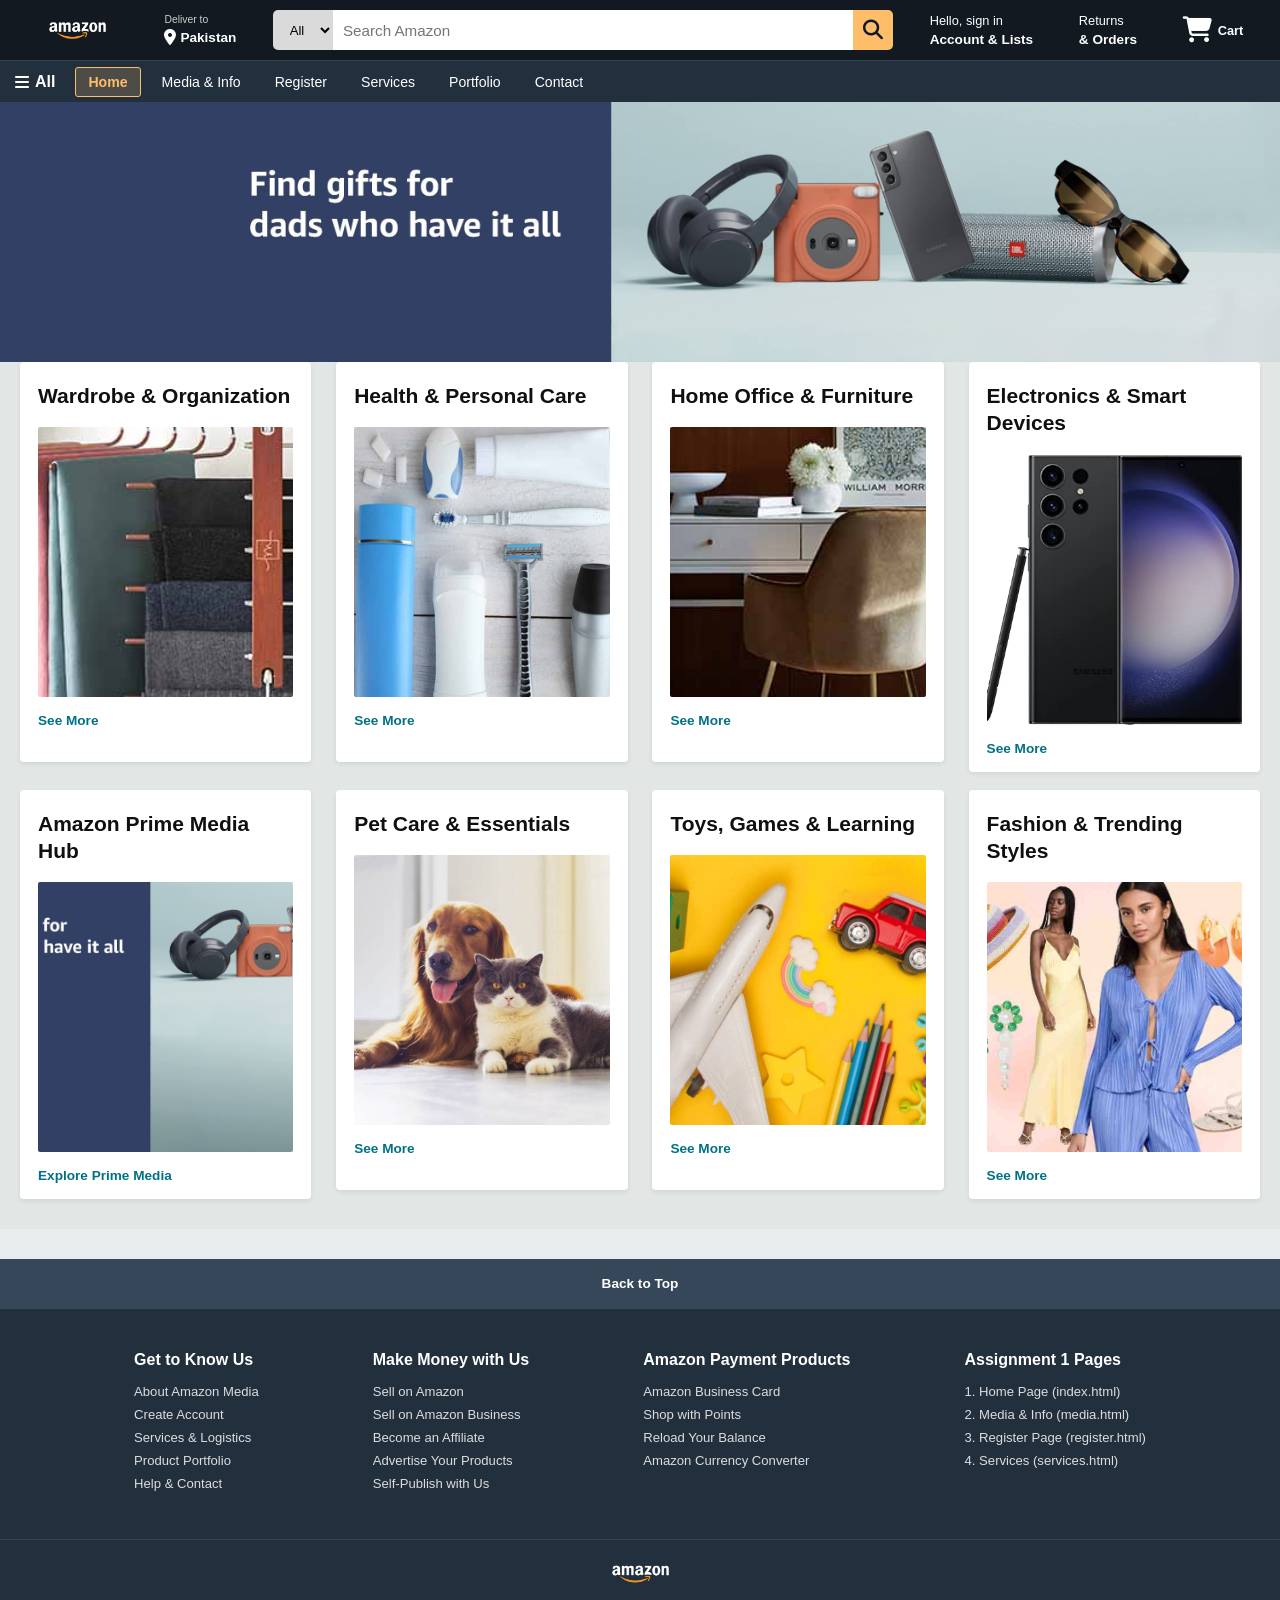
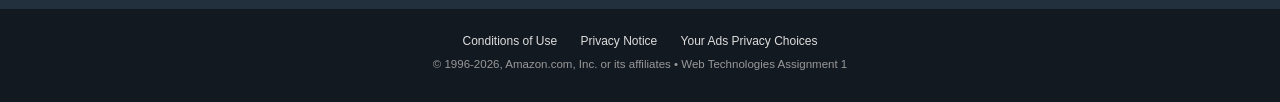
<file: index.html>
<!DOCTYPE html>
<html lang="en">

<head>
    <meta charset="UTF-8">
    <meta name="viewport" content="width=device-width, initial-scale=1.0">
    <title>Amazon Clone - Online Shopping</title>
    <!-- Page 1 Stylesheet demonstrating Element, Class, and ID selectors, Font/Text, Borders, Backgrounds -->
    <link rel="stylesheet" href="index.css">
    <link rel="stylesheet" href="https://cdnjs.cloudflare.com/ajax/libs/font-awesome/6.4.2/css/all.min.css"
        integrity="sha512-z3gLpd7yknf1YoNbCzqRKc4qyor8gaKU1qmn+CShxbuBusANI9QpRohGBreCFkKxLhei6S9CQXFEbbKuqLg0DA=="
        crossorigin="anonymous" referrerpolicy="no-referrer" />
</head>

<body id="amazon-home-body">
    <!-- Header with ID selector -->
    <header id="main-header">
        <div class="navbar">
            <div class="nav-logo border" id="logo-container">
                <a href="index.html" class="logo-anchor" title="Amazon Home">
                    <img src="./images/amazon_logo.png" alt="Amazon Logo" class="header-logo-image">
                </a>
            </div>
            <div class="nav-address border">
                <p class="add-first">Deliver to</p>
                <div class="nav-location">
                    <i class="fa-solid fa-location-dot"></i>
                    <p class="add-second">Pakistan</p>
                </div>
            </div>
            <div class="nav-search">
                <select class="nav-select">
                    <option>All</option>
                    <option>Prime Video</option>
                    <option>Amazon Devices</option>
                    <option>Electronics</option>
                </select>
                <input class="search-input" placeholder="Search Amazon" type="text">
                <div class="search-icon">
                    <i class="fa-solid fa-magnifying-glass"></i>
                </div>
            </div>
            <a href="register.html" class="nav-signin border" title="Go to Registration">
                <p><span>Hello, sign in</span></p>
                <p class="nav-p">Account &amp; Lists</p>
            </a>
            <div class="nav-return border">
                <p><span>Returns</span></p>
                <p class="nav-p">&amp; Orders</p>
            </div>
            <div class="nav-cart border">
                <i class="fa-solid fa-cart-shopping"></i>
                <span>Cart</span>
            </div>
        </div>

        <!-- Secondary Panel: Navigation bar linking all 6 pages -->
        <div class="panel" id="navigation-panel">
            <div class="panel-icon">
                <i class="fa-solid fa-bars"></i>
                All
            </div>
            <nav class="panel-ops">
                <a href="index.html" class="panel-link active-link">Home</a>
                <a href="media.html" class="panel-link">Media &amp; Info</a>
                <a href="register.html" class="panel-link">Register</a>
                <a href="services.html" class="panel-link">Services</a>
                <a href="portfolio.html" class="panel-link">Portfolio</a>
                <a href="contact.html" class="panel-link">Contact</a>
            </nav>
        </div>
    </header>

    <!-- Main Content Container with ID Selector -->
    <main id="main-content">
        <div class="hero-section" id="hero-banner">
            <div class="hero-img">
                <div class="image hero-background"></div>
            </div>

            <!-- Shop Section Grid with ID Selector -->
            <div class="shop-section" id="shop-grid">
                <!-- Box 1 -->
                <div class="box">
                    <div class="box-content">
                        <h4 class="box-heading">Wardrobe &amp; Organization</h4>
                        <div class="box-img box-img-1"></div>
                        <div class="box-link">
                            <a href="media.html" class="see-more-link">See More</a>
                        </div>
                    </div>
                </div>

                <!-- Box 2 -->
                <div class="box">
                    <div class="box-content">
                        <h4 class="box-heading">Health &amp; Personal Care</h4>
                        <div class="box-img box-img-2"></div>
                        <div class="box-link">
                            <a href="media.html" class="see-more-link">See More</a>
                        </div>
                    </div>
                </div>

                <!-- Box 3 -->
                <div class="box">
                    <div class="box-content">
                        <h4 class="box-heading">Home Office &amp; Furniture</h4>
                        <div class="box-img box-img-3"></div>
                        <div class="box-link">
                            <a href="media.html" class="see-more-link">See More</a>
                        </div>
                    </div>
                </div>

                <!-- Box 4 -->
                <div class="box">
                    <div class="box-content">
                        <h4 class="box-heading">Electronics &amp; Smart Devices</h4>
                        <div class="box-img box-img-4"></div>
                        <div class="box-link">
                            <a href="media.html" class="see-more-link">See More</a>
                        </div>
                    </div>
                </div>

                <!-- Box 5: Links to Media & Info Hub -->
                <div class="box">
                    <div class="box-content">
                        <h4 class="box-heading">Amazon Prime Media Hub</h4>
                        <div class="box-img box-img-5"></div>
                        <div class="box-link">
                            <a href="media.html" class="see-more-link">Explore Prime Media</a>
                        </div>
                    </div>
                </div>

                <!-- Box 6 -->
                <div class="box">
                    <div class="box-content">
                        <h4 class="box-heading">Pet Care &amp; Essentials</h4>
                        <div class="box-img box-img-6"></div>
                        <div class="box-link">
                            <a href="media.html" class="see-more-link">See More</a>
                        </div>
                    </div>
                </div>

                <!-- Box 7 -->
                <div class="box">
                    <div class="box-content">
                        <h4 class="box-heading">Toys, Games &amp; Learning</h4>
                        <div class="box-img box-img-7"></div>
                        <div class="box-link">
                            <a href="media.html" class="see-more-link">See More</a>
                        </div>
                    </div>
                </div>

                <!-- Box 8 -->
                <div class="box">
                    <div class="box-content">
                        <h4 class="box-heading">Fashion &amp; Trending Styles</h4>
                        <div class="box-img box-img-8"></div>
                        <div class="box-link">
                            <a href="media.html" class="see-more-link">See More</a>
                        </div>
                    </div>
                </div>
            </div>
        </div>
    </main>

    <!-- Footer with ID Selector -->
    <footer id="site-footer">
        <div class="panel-1" id="back-to-top">
            <a href="#main-header" class="back-link">Back to Top</a>
        </div>
        <div class="panel-2">
            <ul>
                <p>Get to Know Us</p>
                <a href="media.html">About Amazon Media</a>
                <a href="register.html">Create Account</a>
                <a href="services.html">Services &amp; Logistics</a>
                <a href="portfolio.html">Product Portfolio</a>
                <a href="contact.html">Help &amp; Contact</a>
            </ul>
            <ul>
                <p>Make Money with Us</p>
                <a href="register.html">Sell on Amazon</a>
                <a href="register.html">Sell on Amazon Business</a>
                <a href="services.html">Become an Affiliate</a>
                <a href="services.html">Advertise Your Products</a>
                <a href="services.html">Self-Publish with Us</a>
            </ul>
            <ul>
                <p>Amazon Payment Products</p>
                <a href="services.html">Amazon Business Card</a>
                <a href="services.html">Shop with Points</a>
                <a href="services.html">Reload Your Balance</a>
                <a href="services.html">Amazon Currency Converter</a>
            </ul>
            <ul>
                <p>Assignment 1 Pages</p>
                <a href="index.html">1. Home Page (index.html)</a>
                <a href="media.html">2. Media &amp; Info (media.html)</a>
                <a href="register.html">3. Register Page (register.html)</a>
                <a href="services.html">4. Services (services.html)</a>
            </ul>
        </div>
        <div class="panel-3">
            <div class="logo-panel-3"></div>
        </div>
        <div class="panel-4">
            <div class="text-footer">
                <a href="index.html">Conditions of Use</a>
                <a href="index.html">Privacy Notice</a>
                <a href="index.html">Your Ads Privacy Choices</a>
            </div>
            <div class="copyright">
                <p>&copy; 1996-2026, Amazon.com, Inc. or its affiliates &bull; Web Technologies Assignment 1</p>
            </div>
        </div>
    </footer>
</body>

</html>
</file>
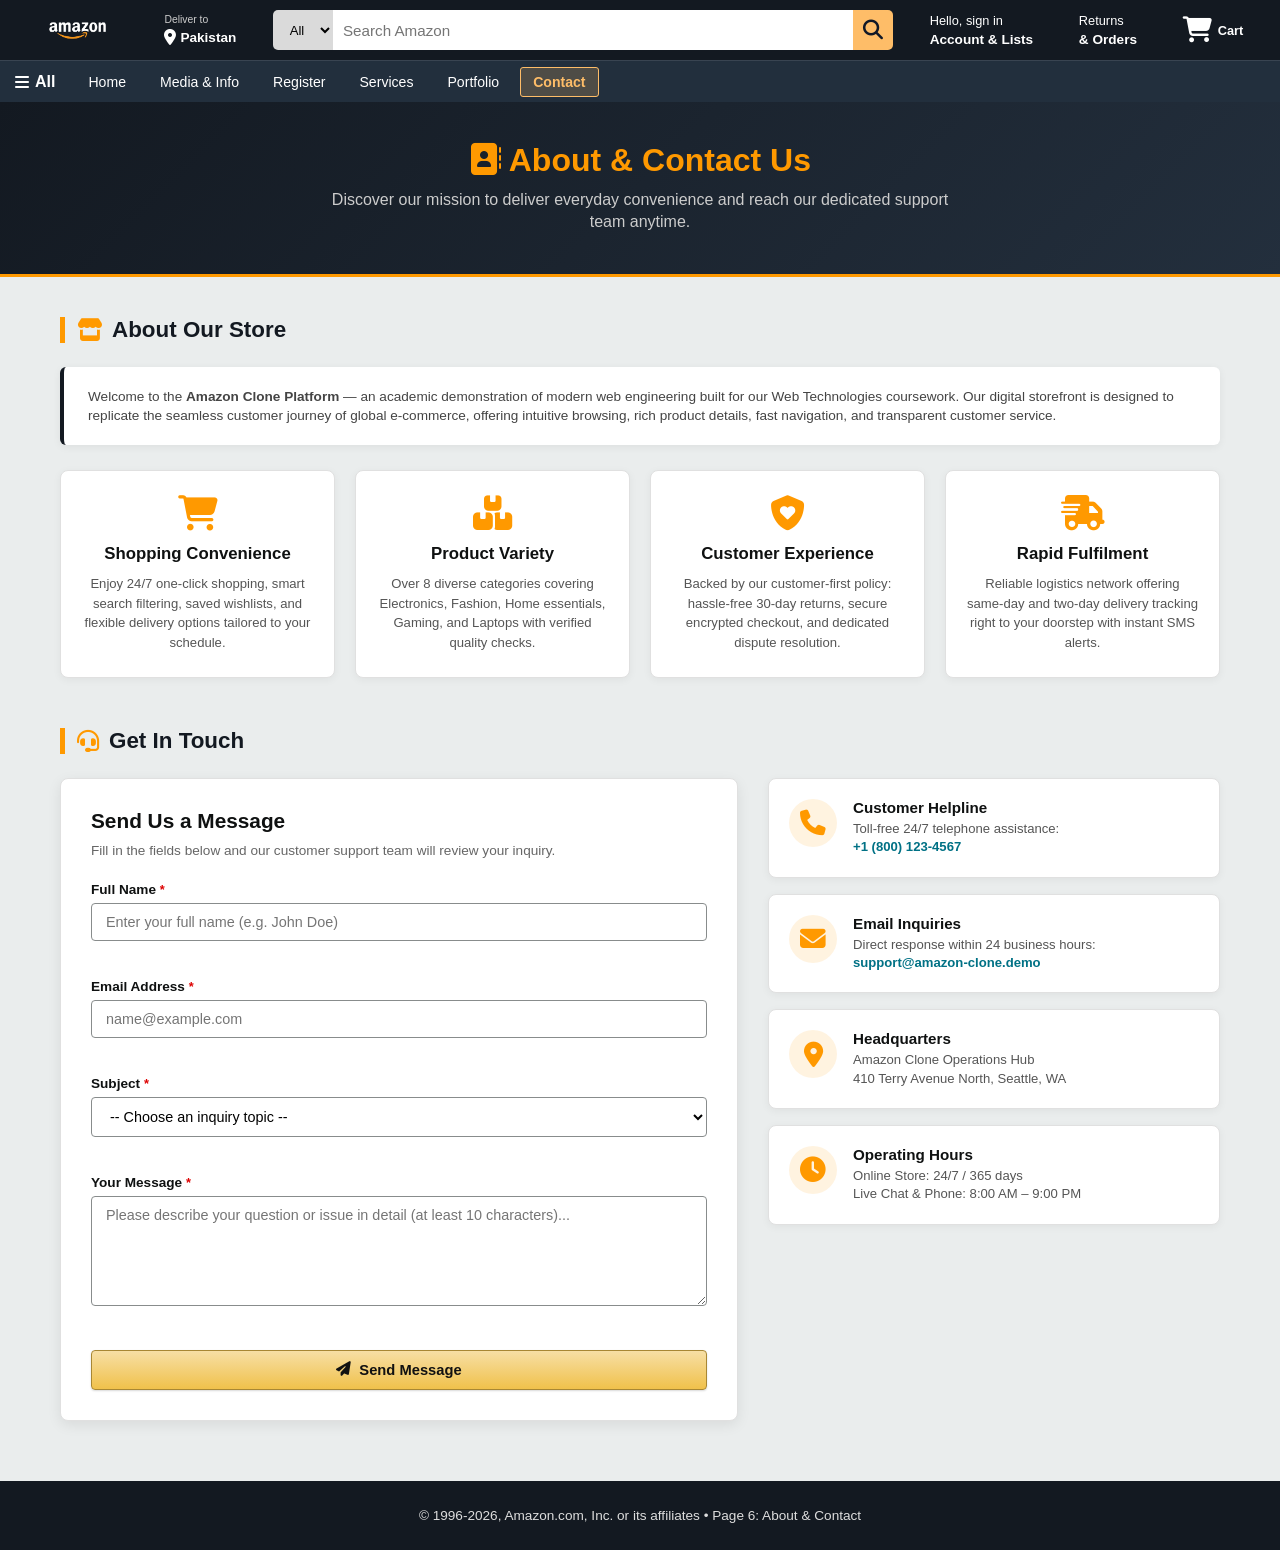
<file: contact.html>
<!DOCTYPE html>
<html lang="en">
<head>
    <meta charset="UTF-8">
    <meta name="viewport" content="width=device-width, initial-scale=1.0">
    <title>Amazon Clone — About &amp; Contact Us</title>
    <!-- Base stylesheet containing common navbar and footer -->
    <link rel="stylesheet" href="index.css">
    <!-- Contact-specific stylesheet (Flexbox + CSS Grid, Media Queries) -->
    <link rel="stylesheet" href="contact.css">
    <!-- Font Awesome icons -->
    <link rel="stylesheet" href="https://cdnjs.cloudflare.com/ajax/libs/font-awesome/6.4.2/css/all.min.css"
        integrity="sha512-z3gLpd7yknf1YoNbCzqRKc4qyor8gaKU1qmn+CShxbuBusANI9QpRohGBreCFkKxLhei6S9CQXFEbbKuqLg0DA=="
        crossorigin="anonymous" referrerpolicy="no-referrer" />
</head>
<body>

    <!-- Header with unchanged Amazon Navbar (copied exactly from index.html) -->
    <header id="main-header">
        <div class="navbar">
            <div class="nav-logo border" id="logo-container">
                <a href="index.html" class="logo-anchor" title="Amazon Home">
                    <img src="./images/amazon_logo.png" alt="Amazon Logo" class="header-logo-image">
                </a>
            </div>
            <div class="nav-address border">
                <p class="add-first">Deliver to</p>
                <div class="nav-location">
                    <i class="fa-solid fa-location-dot"></i>
                    <p class="add-second">Pakistan</p>
                </div>
            </div>
            <div class="nav-search">
                <select class="nav-select">
                    <option>All</option>
                    <option>Prime Video</option>
                    <option>Amazon Devices</option>
                    <option>Electronics</option>
                </select>
                <input class="search-input" placeholder="Search Amazon" type="text">
                <div class="search-icon">
                    <i class="fa-solid fa-magnifying-glass"></i>
                </div>
            </div>
            <a href="register.html" class="nav-signin border" title="Go to Registration">
                <p><span>Hello, sign in</span></p>
                <p class="nav-p">Account &amp; Lists</p>
            </a>
            <div class="nav-return border">
                <p><span>Returns</span></p>
                <p class="nav-p">&amp; Orders</p>
            </div>
            <div class="nav-cart border">
                <i class="fa-solid fa-cart-shopping"></i>
                <span>Cart</span>
            </div>
        </div>

        <!-- Secondary Panel: Navigation bar linking all 6 pages -->
        <div class="panel" id="navigation-panel">
            <div class="panel-icon">
                <i class="fa-solid fa-bars"></i>
                All
            </div>
            <nav class="panel-ops">
                <a href="index.html" class="panel-link">Home</a>
                <a href="media.html" class="panel-link">Media &amp; Info</a>
                <a href="register.html" class="panel-link">Register</a>
                <a href="services.html" class="panel-link">Services</a>
                <a href="portfolio.html" class="panel-link">Portfolio</a>
                <a href="contact.html" class="panel-link active-link">Contact</a>
            </nav>
        </div>
    </header>

    <!-- Page Heading Banner -->
    <div class="page-heading">
        <h1><i class="fa-solid fa-address-book"></i> About &amp; Contact Us</h1>
        <p>Discover our mission to deliver everyday convenience and reach our dedicated support team anytime.</p>
    </div>

    <!-- Main Content Container -->
    <main class="contact-page-container">

        <!-- =====================================================
             1. ABOUT SECTION  (CSS Grid layout)
             ===================================================== -->
        <section class="about-section">
            <h2 class="section-title"><i class="fa-solid fa-store"></i> About Our Store</h2>

            <div class="about-intro-text">
                <p>
                    Welcome to the <strong>Amazon Clone Platform</strong> — an academic demonstration of modern web engineering built for our Web Technologies coursework. Our digital storefront is designed to replicate the seamless customer journey of global e-commerce, offering intuitive browsing, rich product details, fast navigation, and transparent customer service.
                </p>
            </div>

            <!-- CSS Grid: 4 feature cards -->
            <div class="about-grid">

                <article class="about-card">
                    <i class="fa-solid fa-cart-shopping about-icon"></i>
                    <h3>Shopping Convenience</h3>
                    <p>Enjoy 24/7 one-click shopping, smart search filtering, saved wishlists, and flexible delivery options tailored to your schedule.</p>
                </article>

                <article class="about-card">
                    <i class="fa-solid fa-boxes-stacked about-icon"></i>
                    <h3>Product Variety</h3>
                    <p>Over 8 diverse categories covering Electronics, Fashion, Home essentials, Gaming, and Laptops with verified quality checks.</p>
                </article>

                <article class="about-card">
                    <i class="fa-solid fa-shield-heart about-icon"></i>
                    <h3>Customer Experience</h3>
                    <p>Backed by our customer-first policy: hassle-free 30-day returns, secure encrypted checkout, and dedicated dispute resolution.</p>
                </article>

                <article class="about-card">
                    <i class="fa-solid fa-truck-fast about-icon"></i>
                    <h3>Rapid Fulfilment</h3>
                    <p>Reliable logistics network offering same-day and two-day delivery tracking right to your doorstep with instant SMS alerts.</p>
                </article>

            </div>
        </section>

        <!-- =====================================================
             2. CONTACT SECTION  (Combined CSS Grid & Flexbox)
             ===================================================== -->
        <section class="contact-section">
            <h2 class="section-title"><i class="fa-solid fa-headset"></i> Get In Touch</h2>

            <!-- 2-Column Responsive Layout -->
            <div class="contact-layout-grid">

                <!-- Left Column: Contact Form Card -->
                <div class="contact-form-card">
                    <h2>Send Us a Message</h2>
                    <p class="contact-form-subtitle">Fill in the fields below and our customer support team will review your inquiry.</p>

                    <!-- Success Message Box (manipulated via JavaScript) -->
                    <div id="formSuccess" class="success-message-box"></div>

                    <!-- Contact Form -->
                    <form id="contactForm" class="contact-form" novalidate>

                        <!-- Full Name -->
                        <div class="form-group">
                            <label for="fullName" class="form-label">Full Name <span class="req">*</span></label>
                            <input type="text" id="fullName" name="fullName" class="form-control"
                                placeholder="Enter your full name (e.g. John Doe)" required>
                            <span id="nameError" class="error-text"></span>
                        </div>

                        <!-- Email Address -->
                        <div class="form-group">
                            <label for="email" class="form-label">Email Address <span class="req">*</span></label>
                            <input type="email" id="email" name="email" class="form-control"
                                placeholder="name@example.com" required>
                            <span id="emailError" class="error-text"></span>
                        </div>

                        <!-- Subject -->
                        <div class="form-group">
                            <label for="subject" class="form-label">Subject <span class="req">*</span></label>
                            <select id="subject" name="subject" class="form-control" required>
                                <option value="default">-- Choose an inquiry topic --</option>
                                <option value="order">Order Tracking &amp; Delivery</option>
                                <option value="refund">Returns &amp; Refunds</option>
                                <option value="account">Account &amp; Prime Support</option>
                                <option value="product">Product Information</option>
                                <option value="feedback">Website Feedback</option>
                            </select>
                            <span id="subjectError" class="error-text"></span>
                        </div>

                        <!-- Message -->
                        <div class="form-group">
                            <label for="message" class="form-label">Your Message <span class="req">*</span></label>
                            <textarea id="message" name="message" class="form-control" rows="5"
                                placeholder="Please describe your question or issue in detail (at least 10 characters)..." required></textarea>
                            <span id="messageError" class="error-text"></span>
                        </div>

                        <!-- Submit Button -->
                        <button type="submit" id="submitBtn" class="btn-submit">
                            <i class="fa-solid fa-paper-plane"></i> Send Message
                        </button>

                    </form>
                </div>

                <!-- Right Column: Support Information Cards -->
                <aside class="contact-info-column">

                    <div class="info-card">
                        <div class="info-card-icon">
                            <i class="fa-solid fa-phone"></i>
                        </div>
                        <div class="info-card-content">
                            <h4>Customer Helpline</h4>
                            <p>Toll-free 24/7 telephone assistance:</p>
                            <p><a href="tel:18001234567">+1 (800) 123-4567</a></p>
                        </div>
                    </div>

                    <div class="info-card">
                        <div class="info-card-icon">
                            <i class="fa-solid fa-envelope"></i>
                        </div>
                        <div class="info-card-content">
                            <h4>Email Inquiries</h4>
                            <p>Direct response within 24 business hours:</p>
                            <p><a href="mailto:support@amazon-clone.demo">support@amazon-clone.demo</a></p>
                        </div>
                    </div>

                    <div class="info-card">
                        <div class="info-card-icon">
                            <i class="fa-solid fa-location-dot"></i>
                        </div>
                        <div class="info-card-content">
                            <h4>Headquarters</h4>
                            <p>Amazon Clone Operations Hub<br>410 Terry Avenue North, Seattle, WA</p>
                        </div>
                    </div>

                    <div class="info-card">
                        <div class="info-card-icon">
                            <i class="fa-solid fa-clock"></i>
                        </div>
                        <div class="info-card-content">
                            <h4>Operating Hours</h4>
                            <p>Online Store: 24/7 / 365 days<br>Live Chat &amp; Phone: 8:00 AM – 9:00 PM</p>
                        </div>
                    </div>

                </aside>

            </div>
        </section>

    </main>

    <!-- Footer -->
    <footer>
        <div class="panel-4">
            <p>&copy; 1996-2026, Amazon.com, Inc. or its affiliates &bull; Page 6: About &amp; Contact</p>
        </div>
    </footer>

    <!-- Form Validation Script -->
    <script src="contact.js"></script>

</body>
</html>
</file>
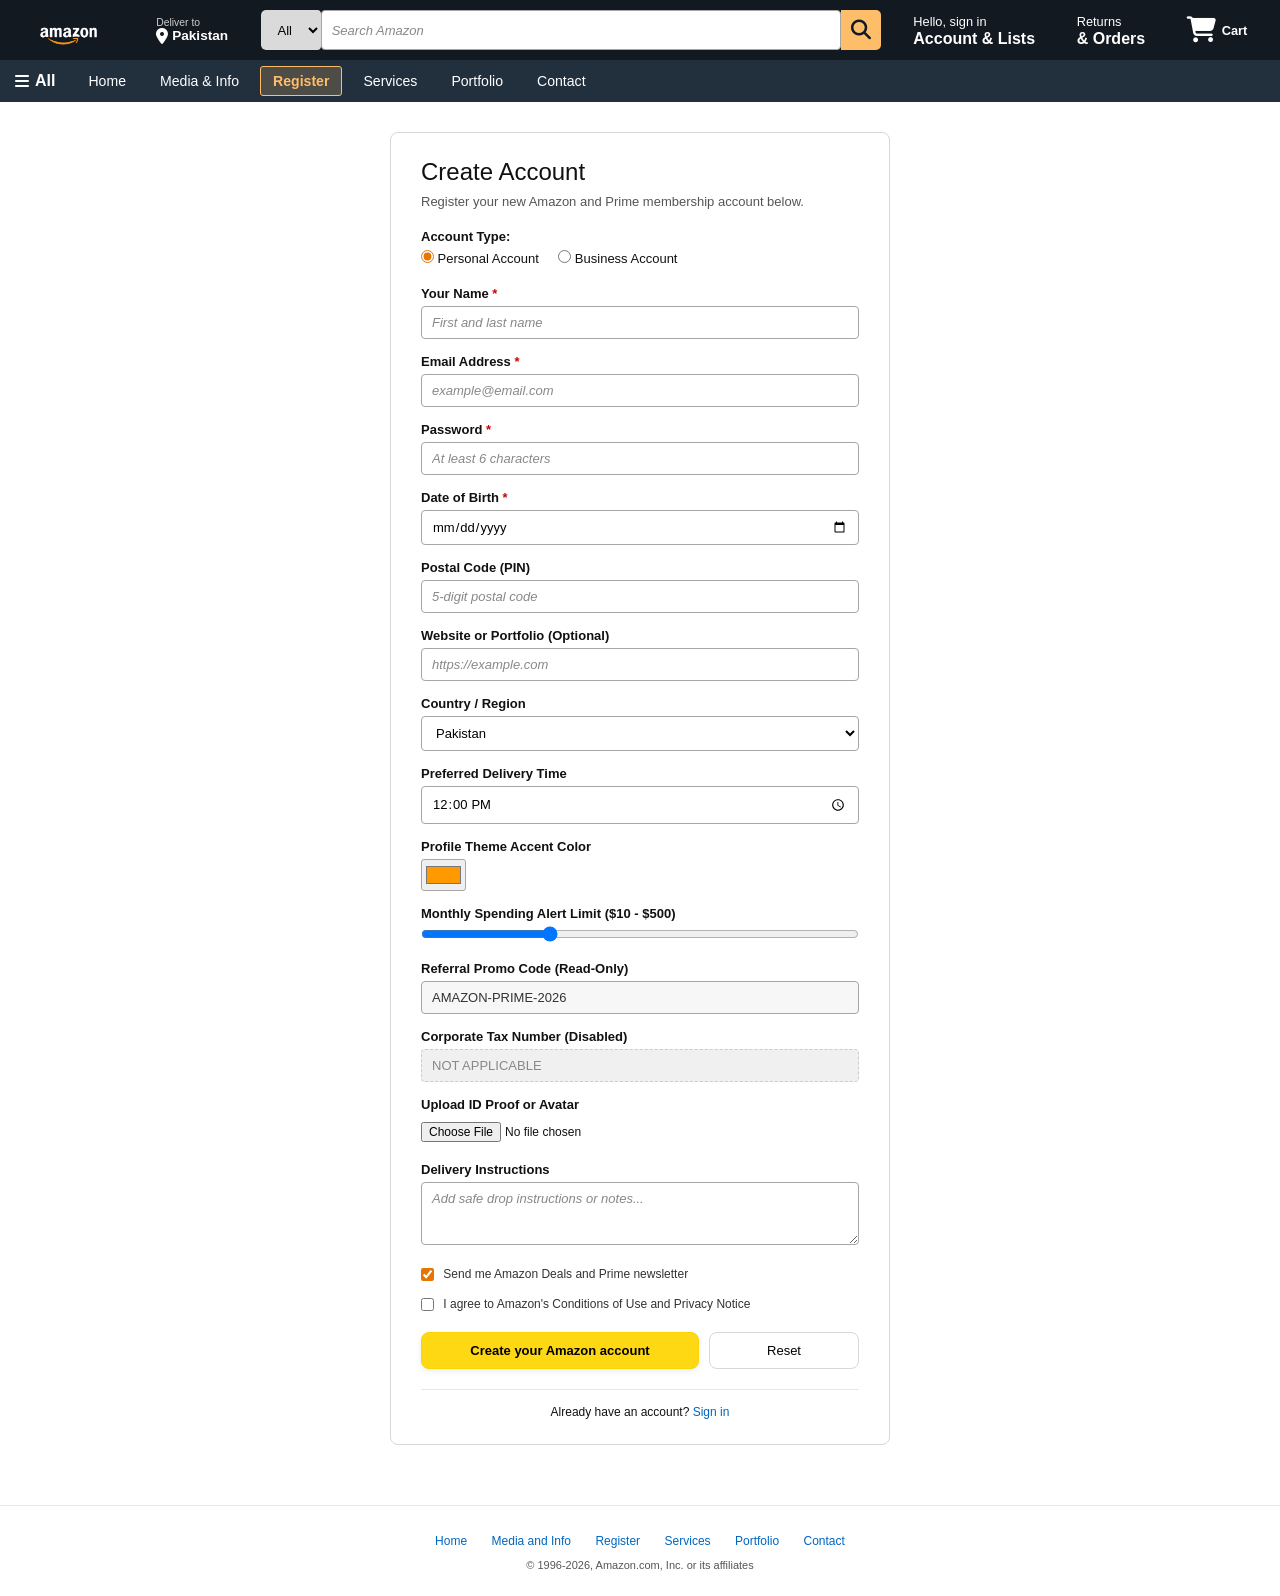
<file: register.html>
<!DOCTYPE html>
<html lang="en">
<head>
    <meta charset="UTF-8">
    <meta name="viewport" content="width=device-width, initial-scale=1.0">
    <title>Amazon - Create Account</title>
    <link rel="stylesheet" href="register.css">
    <link rel="stylesheet" href="https://cdnjs.cloudflare.com/ajax/libs/font-awesome/6.4.2/css/all.min.css">
</head>
<body>

    <!-- Header with unchanged Amazon Navbar -->
    <header id="main-header">
        <div class="navbar">
            <div class="nav-logo border" id="logo-container">
                <a href="index.html" class="logo-anchor" title="Amazon Home">
                    <img src="./images/amazon_logo.png" alt="Amazon Logo" class="header-logo-image">
                </a>
            </div>
            <div class="nav-address border">
                <p class="add-first">Deliver to</p>
                <div class="nav-location">
                    <i class="fa-solid fa-location-dot"></i>
                    <p class="add-second">Pakistan</p>
                </div>
            </div>
            <div class="nav-search">
                <select class="nav-select">
                    <option>All</option>
                    <option>Prime Video</option>
                    <option>Amazon Devices</option>
                    <option>Electronics</option>
                </select>
                <input class="search-input" placeholder="Search Amazon" type="text">
                <div class="search-icon">
                    <i class="fa-solid fa-magnifying-glass"></i>
                </div>
            </div>
            <a href="register.html" class="nav-signin border" title="Go to Registration">
                <p><span>Hello, sign in</span></p>
                <p class="nav-p">Account &amp; Lists</p>
            </a>
            <div class="nav-return border">
                <p><span>Returns</span></p>
                <p class="nav-p">&amp; Orders</p>
            </div>
            <div class="nav-cart border">
                <i class="fa-solid fa-cart-shopping"></i>
                <span>Cart</span>
            </div>
        </div>

        <!-- Secondary Panel: Navigation bar linking all 6 pages -->
        <div class="panel" id="navigation-panel">
            <div class="panel-icon">
                <i class="fa-solid fa-bars"></i>
                All
            </div>
            <nav class="panel-ops">
                <a href="index.html" class="panel-link">Home</a>
                <a href="media.html" class="panel-link">Media &amp; Info</a>
                <a href="register.html" class="panel-link active-link">Register</a>
                <a href="services.html" class="panel-link">Services</a>
                <a href="portfolio.html" class="panel-link">Portfolio</a>
                <a href="contact.html" class="panel-link">Contact</a>
            </nav>
        </div>
    </header>

    <!-- Main Registration Box -->
    <main class="main-content">
        <div class="form-card">
            
            <h1 class="form-title">Create Account</h1>
            <p class="form-subtitle">Register your new Amazon and Prime membership account below.</p>

            <!-- Form containing all 14 required inputs and 9 required attributes -->
            <form action="#" method="POST" class="signup-form">

                <!-- 1. Radio Buttons (checked) -->
                <div class="field-group">
                    <label class="section-label">Account Type:</label>
                    <div class="radio-group">
                        <label>
                            <input type="radio" name="account_type" value="personal" checked> Personal Account
                        </label>
                        <label>
                            <input type="radio" name="account_type" value="business"> Business Account
                        </label>
                    </div>
                </div>

                <!-- 2. Text Input (required, minlength, maxlength) -->
                <div class="field-group">
                    <label for="fullname" class="req-label">Your Name</label>
                    <input type="text" id="fullname" name="fullname" placeholder="First and last name" required minlength="3" maxlength="40">
                </div>

                <!-- 3. Email Input (required) -->
                <div class="field-group">
                    <label for="email" class="req-label">Email Address</label>
                    <input type="email" id="email" name="email" placeholder="example@email.com" required>
                </div>

                <!-- 4. Password Input (required, minlength, maxlength) -->
                <div class="field-group">
                    <label for="password" class="req-label">Password</label>
                    <input type="password" id="password" name="password" placeholder="At least 6 characters" required minlength="6" maxlength="25">
                </div>

                <!-- 5. Date Input (min, max, required) -->
                <div class="field-group">
                    <label for="dob" class="req-label">Date of Birth</label>
                    <input type="date" id="dob" name="dob" min="1920-01-01" max="2012-12-31" required>
                </div>

                <!-- 6. Number Input (min, max) -->
                <div class="field-group">
                    <label for="postal_code">Postal Code (PIN)</label>
                    <input type="number" id="postal_code" name="postal_code" min="10000" max="99999" placeholder="5-digit postal code">
                </div>

                <!-- 7. URL Input -->
                <div class="field-group">
                    <label for="website">Website or Portfolio (Optional)</label>
                    <input type="url" id="website" name="website" placeholder="https://example.com">
                </div>

                <!-- 8. Select Dropdown (selected) -->
                <div class="field-group">
                    <label for="country">Country / Region</label>
                    <select id="country" name="country">
                        <option value="us">United States</option>
                        <option value="uk">United Kingdom</option>
                        <option value="ca">Canada</option>
                        <option value="pk" selected>Pakistan</option>
                        <option value="ae">UAE</option>
                    </select>
                </div>

                <!-- 9. Time Input (min, max) -->
                <div class="field-group">
                    <label for="delivery_time">Preferred Delivery Time</label>
                    <input type="time" id="delivery_time" name="delivery_time" min="09:00" max="20:00" value="12:00">
                </div>

                <!-- 10. Color Input -->
                <div class="field-group">
                    <label for="theme_color">Profile Theme Accent Color</label>
                    <input type="color" id="theme_color" name="theme_color" value="#ff9900">
                </div>

                <!-- 11. Range Input (min, max) -->
                <div class="field-group">
                    <label for="budget">Monthly Spending Alert Limit ($10 - $500)</label>
                    <input type="range" id="budget" name="budget" min="10" max="500" value="150">
                </div>

                <!-- 12. Readonly Input (readonly) -->
                <div class="field-group">
                    <label for="referral">Referral Promo Code (Read-Only)</label>
                    <input type="text" id="referral" name="referral" value="AMAZON-PRIME-2026" readonly>
                </div>

                <!-- 13. Disabled Input (disabled) -->
                <div class="field-group">
                    <label for="tax_num">Corporate Tax Number (Disabled)</label>
                    <input type="text" id="tax_num" name="tax_num" value="NOT APPLICABLE" disabled>
                </div>

                <!-- 14. File Input -->
                <div class="field-group">
                    <label for="id_doc">Upload ID Proof or Avatar</label>
                    <input type="file" id="id_doc" name="id_doc">
                </div>

                <!-- 15. Textarea (maxlength) -->
                <div class="field-group">
                    <label for="notes">Delivery Instructions</label>
                    <textarea id="notes" name="notes" rows="3" maxlength="200" placeholder="Add safe drop instructions or notes..."></textarea>
                </div>

                <!-- 16. Checkbox (checked, required) -->
                <div class="checkbox-group">
                    <label>
                        <input type="checkbox" name="newsletter" checked> Send me Amazon Deals and Prime newsletter
                    </label>
                </div>

                <div class="checkbox-group">
                    <label>
                        <input type="checkbox" name="terms" required> I agree to Amazon's Conditions of Use and Privacy Notice
                    </label>
                </div>

                <!-- Submit and Reset Buttons -->
                <div class="button-row">
                    <input type="submit" value="Create your Amazon account" class="btn-submit">
                    <input type="reset" value="Reset" class="btn-reset">
                </div>

            </form>

            <div class="card-bottom">
                <p>Already have an account? <a href="register.html">Sign in</a></p>
            </div>

        </div>
    </main>

    <!-- Footer -->
    <footer class="reg-footer">
        <div class="footer-links">
            <a href="index.html">Home</a>
            <a href="media.html">Media and Info</a>
            <a href="register.html">Register</a>
            <a href="services.html">Services</a>
            <a href="portfolio.html">Portfolio</a>
            <a href="contact.html">Contact</a>
        </div>
        <p class="copyright">&copy; 1996-2026, Amazon.com, Inc. or its affiliates</p>
    </footer>

</body>
</html>
</file>
<file: index.css>
/* ==========================================================================
   AMAZON CLONE - HOMEPAGE STYLESHEET (index.css)
   Course: Web Technologies - Project 1 (Assignment 1, Page 1)
   Demonstrating:
   1. Element Selectors (body, p, a, ul, h4, input, select, footer, header)
   2. Class Selectors (.navbar, .nav-logo, .panel, .box, .box-img, etc.)
   3. ID Selectors (#main-header, #main-content, #hero-banner, #shop-grid, #site-footer)
   4. Text and Font Properties (font-family, font-size, font-weight, line-height, text-align)
   5. Borders and Outlines (border, border-radius, border-color, border-style)
   6. Background Colors & Images (background-color, background-image, background-size)
   ========================================================================== */

/* Universal Box Sizing */
* {
    margin: 0;
    padding: 0;
    font-family: Arial, Helvetica, sans-serif;
    box-sizing: border-box; /* Corrected standard box model */
}

/* --- 1. ELEMENT SELECTORS --- */
body {
    background-color: #eaeded;
    color: #0f1111;
}

header {
    width: 100%;
}

p {
    font-size: 0.85rem;
    line-height: 1.4;
}

a {
    text-decoration: none;
    color: inherit;
}

/* --- 2. ID SELECTORS (Explicitly required for Page 1 CSS) --- */
#main-header {
    position: relative;
    width: 100%;
    z-index: 100;
}

#logo-container {
    display: flex;
    align-items: center;
    justify-content: center;
}

#navigation-panel {
    border-top: 1px solid rgba(255, 255, 255, 0.1);
}

#main-content {
    width: 100%;
    min-height: 800px;
}

#hero-banner {
    position: relative;
    width: 100%;
}

#shop-grid {
    position: relative;
    z-index: 10;
    margin-top: -160px; /* Classic Amazon hero overlap layout */
    padding: 0 20px 30px 20px;
}

#site-footer {
    width: 100%;
    margin-top: 30px;
}

#back-to-top {
    transition: background-color 0.2s;
}

#back-to-top:hover {
    background-color: #232f3e;
}

/* --- 3. CLASS SELECTORS & COMPONENT STYLES --- */

/* Primary Navbar */
.navbar {
    height: 60px;
    background-color: #131921;
    color: white;
    display: flex;
    align-items: center;
    justify-content: space-evenly;
}

.nav-logo {
    height: 50px;
    width: 100px;
}

.header-logo-image {
    height: 40px;
    width: auto;
    object-fit: contain;
    margin-top: 5px;
}

.border {
    border: 1.5px solid transparent;
    padding: 5px 8px;
    border-radius: 2px;
}

.border:hover {
    border: 1.5px solid white;
}

/* Navbar -- Address box */
.add-first {
    font-size: 0.65rem;
    color: #cccccc;
}

.add-second {
    font-size: 0.85rem;
    font-weight: 700;
    color: #ffffff;
}

.nav-location {
    display: flex;
    align-items: center;
    gap: 4px;
}

/* Nav --- Search box */
.nav-search {
    display: flex;
    height: 40px;
    width: 620px;
    border: none;
    border-radius: 5px;
    overflow: hidden;
}

.nav-select {
    text-align: center;
    width: 60px;
    border: none;
    height: 40px;
    background-color: #dadada;
    font-size: 0.82rem;
    cursor: pointer;
}

.search-input {
    width: 100%;
    font-size: 0.95rem;
    border: none;
    padding: 0 10px;
    outline: none;
}

.nav-search:hover {
    outline: 2px solid #febd68;
}

.search-icon {
    display: flex;
    width: 48px;
    align-items: center;
    justify-content: center;
    font-size: 1.25rem;
    background-color: #febd68;
    color: #111827;
    cursor: pointer;
}

.search-icon:hover {
    background-color: #f3a847;
}

/* Nav -- Signin & Return */
.nav-signin {
    color: white;
    display: block;
}

span {
    font-size: 0.8rem;
}

.nav-p {
    font-weight: 700;
}

/* Nav -- Cart */
.nav-cart {
    font-size: 0.85rem;
    font-weight: 700;
    display: flex;
    align-items: center;
    gap: 6px;
    cursor: pointer;
}

.nav-cart i {
    font-size: 26px;
}

/* --- 4. SECONDARY NAVIGATION PANEL (Linking All Pages) --- */
.panel {
    background-color: #222f3d;
    display: flex;
    align-items: center;
    color: white;
    height: 42px;
    font-size: 0.9rem;
    font-weight: 500;
    padding: 0 15px;
}

.panel-icon {
    font-size: 1rem;
    font-weight: 700;
    margin-right: 20px;
    cursor: pointer;
    display: flex;
    align-items: center;
    gap: 6px;
}

.panel-ops {
    display: flex;
    align-items: center;
    gap: 8px;
}

/* Active nav link — shared across all pages */
.active-nav {
    color: #febd68;
    font-weight: 700;
}

/* Panel Links restyled for Home Page */
.panel-link {
    color: #ffffff;
    padding: 6px 12px;
    border-radius: 3px;
    border: 1px solid transparent;
    font-size: 0.88rem;
    transition: all 0.2s;
}

.panel-link:hover {
    border-color: #ffffff;
    background-color: rgba(255, 255, 255, 0.1);
}

.active-link {
    border-color: #febd68;
    background-color: rgba(254, 189, 104, 0.2);
    color: #febd68;
    font-weight: 700;
}

/* --- 5. HERO SECTION --- */
.hero-section {
    width: 100%;
}

.hero-img {
    width: 100%;
    height: 420px;
}

.image {
    width: 100%;
    height: 100%;
    background-size: cover;
    background-position: center top;
}

.hero-background {
    background-image: url('./images/hero_image.jpg');
}

/* --- 6. SHOP SECTION & BOX CARDS --- */
.shop-section {
    display: flex;
    justify-content: space-between;
    align-items: flex-start;
    flex-wrap: wrap;
    background-color: #e2e7e6;
    gap: 18px 0;
}

.box {
    width: 23.5%;
    min-height: 400px;
    background-color: white;
    padding: 20px 18px 15px;
    border-radius: 4px;
    box-shadow: 0 2px 5px rgba(0, 0, 0, 0.08);
}

.box-content {
    height: 100%;
    display: flex;
    flex-direction: column;
    justify-content: space-between;
}

.box-heading {
    font-size: 21px;
    font-weight: 700;
    color: #0f1111;
    margin-bottom: 10px;
    line-height: 1.3;
}

.box-img {
    background-size: cover;
    background-position: center;
    height: 270px;
    margin-top: 8px;
    border-radius: 2px;
}

/* Distinct category background images */
.box-img-1 { background-image: url('./images/box1_image.jpg'); }
.box-img-2 { background-image: url('./images/box2_image.jpg'); }
.box-img-3 { background-image: url('./images/box3_image.jpg'); }
.box-img-4 { background-image: url('./images/box4_image.jpg'); }
.box-img-5 { background-image: url('./images/hero_image.jpg'); }
.box-img-6 { background-image: url('./images/box6_image.jpg'); }
.box-img-7 { background-image: url('./images/box7_image.jpg'); }
.box-img-8 { background-image: url('./images/box8_image.jpg'); }

.box-link {
    margin-top: 14px;
}

.see-more-link {
    color: #007185;
    font-size: 0.85rem;
    font-weight: 600;
}

.see-more-link:hover {
    color: #c7511f;
    text-decoration: underline;
}

/* --- 7. FOOTER SECTION --- */
.panel-1 {
    background-color: #37475a;
    height: 50px;
    display: flex;
    align-items: center;
    justify-content: center;
}

.back-link {
    color: white;
    font-size: 0.85rem;
    font-weight: 600;
    display: block;
    width: 100%;
    text-align: center;
    line-height: 50px;
}

.panel-2 {
    background-color: #222f3d;
    padding: 40px 20px;
    color: white;
    display: flex;
    align-items: flex-start;
    justify-content: space-evenly;
}

.panel-2 ul {
    list-style: none;
}

.panel-2 ul p {
    font-size: 1rem;
    font-weight: 700;
    margin-bottom: 12px;
    color: #ffffff;
}

.panel-2 ul a {
    display: block;
    font-size: 0.82rem;
    margin: 8px 0;
    color: #dddddd;
    transition: color 0.2s;
}

.panel-2 ul a:hover {
    color: #ffffff;
    text-decoration: underline;
}

.panel-3 {
    background-color: #222f3d;
    color: #dadada;
    border-top: 1px solid rgba(255, 255, 255, 0.1);
    height: 70px;
    display: flex;
    justify-content: center;
    align-items: center;
}

.logo-panel-3 {
    height: 40px;
    width: 100px;
    background-image: url('./images/amazon_logo.png');
    background-size: contain;
    background-repeat: no-repeat;
    background-position: center;
}

.panel-4 {
    background-color: #131921;
    color: #dddddd;
    font-size: 0.75rem;
    text-align: center;
    padding: 25px 15px 30px;
}

.text-footer {
    margin-bottom: 8px;
}

.text-footer a {
    margin: 0 10px;
    color: #dddddd;
}

.text-footer a:hover {
    text-decoration: underline;
}

.copyright p {
    font-size: 0.72rem;
    color: #999999;
}
</file>
<file: contact.css>
/* =====================================================
   contact.css  —  Page 6: Amazon About & Contact
   Assignment 2 | Web Technologies
   CSS Concepts: Combined Flexbox & CSS Grid,
                 CSS3 Gradients, Shadows, border-radius,
                 rgba(), Media Queries (Responsive)
   ===================================================== */

/* index.css handles the reset, body, a, p, and navbar styles.
   This file contains styles specific to the Contact & About page. */

/* =====================================================
   1. PAGE HEADING BANNER
   ===================================================== */
.page-heading {
    background: linear-gradient(135deg, #131921 0%, #232f3d 100%);
    color: #ffffff;
    text-align: center;
    padding: 40px 20px;
    border-bottom: 3px solid #ff9900;
}

.page-heading h1 {
    font-size: 2rem;
    color: #ff9900;
    margin-bottom: 10px;
}

.page-heading p {
    font-size: 1rem;
    color: #cccccc;
    max-width: 650px;
    margin: 0 auto;
}

/* =====================================================
   2. MAIN CONTAINER
   ===================================================== */
.contact-page-container {
    max-width: 1200px;
    margin: 0 auto;
    padding: 40px 20px 60px;
}

/* Section Title with orange indicator bar */
.section-title {
    font-size: 1.4rem;
    color: #131921;
    margin-bottom: 24px;
    border-left: 5px solid #ff9900;
    padding-left: 12px;
    display: flex;
    align-items: center;
    gap: 10px;
}

.section-title i {
    color: #ff9900;
}

/* =====================================================
   3. ABOUT SECTION — CSS GRID
   Grid layout demonstrating:
   display: grid, grid-template-columns, gap
   ===================================================== */
.about-section {
    margin-bottom: 50px;
}

.about-intro-text {
    font-size: 0.95rem;
    color: #444444;
    line-height: 1.6;
    margin-bottom: 25px;
    background-color: #ffffff;
    padding: 20px 24px;
    border-radius: 6px;
    border-left: 4px solid #131921;
    box-shadow: 0 2px 8px rgba(0, 0, 0, 0.06);
}

/* 4-card CSS Grid for store highlights */
.about-grid {
    display: grid;
    grid-template-columns: repeat(4, 1fr);
    gap: 20px;
}

.about-card {
    background-color: #ffffff;
    padding: 24px 20px;
    border-radius: 8px;
    border: 1px solid #e0e0e0;
    box-shadow: 0 2px 8px rgba(0, 0, 0, 0.05);
    text-align: center;
    transition: transform 0.3s ease, box-shadow 0.3s ease;
}

.about-card:hover {
    transform: translateY(-6px);
    box-shadow: 0 8px 20px rgba(0, 0, 0, 0.12);
}

.about-icon {
    font-size: 2.2rem;
    color: #ff9900;
    margin-bottom: 14px;
}

.about-card h3 {
    font-size: 1.05rem;
    color: #0f1111;
    margin-bottom: 10px;
}

.about-card p {
    font-size: 0.82rem;
    color: #555555;
    line-height: 1.5;
}

/* =====================================================
   4. CONTACT SECTION — COMBINED CSS GRID & FLEXBOX
   Desktop: 2 columns using CSS Grid (Form + Info)
   ===================================================== */
.contact-layout-grid {
    display: grid;
    grid-template-columns: 3fr 2fr;
    gap: 30px;
    align-items: start;
}

/* Contact Form Card */
.contact-form-card {
    background-color: #ffffff;
    padding: 30px;
    border-radius: 8px;
    border: 1px solid #e0e0e0;
    box-shadow: 0 4px 14px rgba(0, 0, 0, 0.08);
}

.contact-form-card h2 {
    font-size: 1.3rem;
    color: #0f1111;
    margin-bottom: 8px;
}

.contact-form-subtitle {
    font-size: 0.85rem;
    color: #666666;
    margin-bottom: 22px;
}

/* Form using Flexbox for vertical flow */
.contact-form {
    display: flex;
    flex-direction: column;
    gap: 16px;
}

.form-group {
    display: flex;
    flex-direction: column;
    gap: 6px;
}

.form-label {
    font-size: 0.85rem;
    font-weight: 700;
    color: #0f1111;
}

.form-label span.req {
    color: #d00;
}

.form-control {
    width: 100%;
    padding: 10px 14px;
    font-size: 0.9rem;
    border: 1px solid #888c8c;
    border-radius: 4px;
    outline: none;
    background-color: #ffffff;
    transition: border-color 0.2s, box-shadow 0.2s;
}

.form-control:focus {
    border-color: #e77600;
    box-shadow: 0 0 5px rgba(228, 121, 17, 0.5);
}

/* Validation states */
.form-control.input-error {
    border-color: #cc0c39;
    background-color: rgba(204, 12, 57, 0.03);
}

.form-control.input-valid {
    border-color: #007600;
    background-color: rgba(0, 118, 0, 0.02);
}

textarea.form-control {
    resize: vertical;
    min-height: 110px;
    font-family: inherit;
}

/* Error message label */
.error-text {
    font-size: 0.75rem;
    color: #cc0c39;
    font-weight: bold;
    min-height: 16px;
    display: flex;
    align-items: center;
    gap: 4px;
}

/* Submit Button */
.btn-submit {
    background: linear-gradient(180deg, #f7dfa5 0%, #f0c14b 100%);
    color: #111111;
    border: 1px solid #a88734;
    border-radius: 4px;
    padding: 11px 20px;
    font-size: 0.92rem;
    font-weight: 700;
    cursor: pointer;
    box-shadow: 0 1px 2px rgba(0, 0, 0, 0.15);
    display: flex;
    align-items: center;
    justify-content: center;
    gap: 8px;
    transition: background 0.2s, transform 0.1s;
    margin-top: 6px;
}

.btn-submit:hover {
    background: linear-gradient(180deg, #f5d78e 0%, #eeb933 100%);
    border-color: #9c7e31;
}

.btn-submit:active {
    transform: scale(0.98);
}

/* Success Message Box */
.success-message-box {
    display: none;
    background-color: #f0fdf4;
    border: 1px solid #86efac;
    color: #166534;
    padding: 16px 18px;
    border-radius: 6px;
    margin-bottom: 20px;
    font-size: 0.88rem;
    line-height: 1.5;
}

.success-message-box i {
    font-size: 1.1rem;
    color: #16a34a;
    margin-right: 6px;
}

/* =====================================================
   5. CONTACT INFO SIDEBAR (Flexbox column of cards)
   ===================================================== */
.contact-info-column {
    display: flex;
    flex-direction: column;
    gap: 16px;
}

.info-card {
    background-color: #ffffff;
    padding: 20px;
    border-radius: 8px;
    border: 1px solid #e0e0e0;
    box-shadow: 0 2px 8px rgba(0, 0, 0, 0.05);
    display: flex;
    gap: 16px;
    align-items: flex-start;
}

.info-card-icon {
    font-size: 1.6rem;
    color: #ff9900;
    background-color: rgba(255, 153, 0, 0.12);
    width: 48px;
    height: 48px;
    border-radius: 50%;
    display: flex;
    align-items: center;
    justify-content: center;
    flex-shrink: 0;
}

.info-card-content h4 {
    font-size: 0.95rem;
    color: #0f1111;
    margin-bottom: 4px;
}

.info-card-content p {
    font-size: 0.82rem;
    color: #555555;
    line-height: 1.4;
}

.info-card-content a {
    color: #007185;
    font-weight: 600;
}

.info-card-content a:hover {
    color: #c7511f;
    text-decoration: underline;
}

/* =====================================================
   6. FOOTER
   ===================================================== */
.panel-4 {
    background-color: #131921;
    color: #dddddd;
    font-size: 0.75rem;
    text-align: center;
    padding: 25px 15px;
}

/* =====================================================
   7. MEDIA QUERIES (Responsive Design)
   ===================================================== */

/* Tablet Breakpoint (max-width: 992px) */
@media (max-width: 992px) {
    .about-grid {
        grid-template-columns: repeat(2, 1fr);   /* 2 columns on tablet */
    }

    .contact-layout-grid {
        grid-template-columns: 1fr;              /* Stack form above info */
        gap: 25px;
    }
}

/* Mobile Breakpoint (max-width: 600px) */
@media (max-width: 600px) {
    .about-grid {
        grid-template-columns: 1fr;              /* 1 column on mobile */
    }

    .contact-page-container {
        padding: 24px 14px 40px;
    }

    .contact-form-card {
        padding: 20px 16px;
    }

    .page-heading {
        padding: 30px 15px;
    }

    .page-heading h1 {
        font-size: 1.5rem;
    }

    .section-title {
        font-size: 1.2rem;
    }
}
</file>
<file: register.css>
/* =========================================================
   REGISTER PAGE STYLESHEET (register.css)
   Practising:
   1. Attribute Selectors (input[type=...], [required], [readonly], [disabled])
   2. Combinators (Descendant ' ', Child '>', Adjacent sibling '+')
   3. Pseudo-classes (:hover, :focus, :valid, :invalid, :checked, :disabled)
   4. Pseudo-elements (::after, ::placeholder, ::selection)
   5. Restyled Navigation Bar
   ========================================================= */

/* --- 1. Base Setup --- */
* {
    margin: 0;
    padding: 0;
    box-sizing: border-box;
    font-family: Arial, Helvetica, sans-serif;
}

/* Pseudo-element: ::selection */
::selection {
    background-color: #ffd814;
    color: #111111;
}

body {
    background-color: #ffffff;
    color: #111111;
}

/* --- 2. Amazon Navbar (Unchanged Header & Panel) --- */
.navbar {
    height: 60px;
    background-color: #131921;
    color: white;
    display: flex;
    align-items: center;
    justify-content: space-evenly;
}

.nav-logo {
    height: 50px;
    width: 100px;
}

.header-logo-image {
    height: 40px;
    width: auto;
    object-fit: contain;
    margin-top: 5px;
}

.border {
    border: 1.5px solid transparent;
    padding: 5px 8px;
    border-radius: 2px;
}

.border:hover {
    border: 1.5px solid white;
}

/* Navbar -- Address box */
.add-first {
    font-size: 0.65rem;
    color: #cccccc;
}

.add-second {
    font-size: 0.85rem;
    font-weight: 700;
    color: #ffffff;
}

.nav-location {
    display: flex;
    align-items: center;
    gap: 4px;
}

/* Nav --- Search box */
.nav-search {
    display: flex;
    height: 40px;
    width: 620px;
    border: none;
    border-radius: 5px;
    overflow: hidden;
}

.nav-select {
    text-align: center;
    width: 60px;
    border: none;
    height: 40px;
    background-color: #dadada;
    font-size: 0.82rem;
    cursor: pointer;
}

.search-input {
    width: 100%;
    font-size: 0.95rem;
    border: none;
    padding: 0 10px;
    outline: none;
}

.nav-search:hover {
    outline: 2px solid #febd68;
}

.search-icon {
    display: flex;
    width: 48px;
    align-items: center;
    justify-content: center;
    font-size: 1.25rem;
    background-color: #febd68;
    color: #111827;
    cursor: pointer;
}

.search-icon:hover {
    background-color: #f3a847;
}

/* Nav -- Signin & Return */
.nav-signin {
    color: white;
    display: block;
    text-decoration: none;
}

span {
    font-size: 0.8rem;
}

.nav-p {
    font-weight: 700;
}

/* Nav -- Cart */
.nav-cart {
    font-size: 0.85rem;
    font-weight: 700;
    display: flex;
    align-items: center;
    gap: 6px;
    cursor: pointer;
}

.nav-cart i {
    font-size: 26px;
}

/* Secondary Navigation Panel */
.panel {
    background-color: #222f3d;
    display: flex;
    align-items: center;
    color: white;
    height: 42px;
    font-size: 0.9rem;
    font-weight: 500;
    padding: 0 15px;
}

.panel-icon {
    font-size: 1rem;
    font-weight: 700;
    margin-right: 20px;
    cursor: pointer;
    display: flex;
    align-items: center;
    gap: 6px;
}

.panel-ops {
    display: flex;
    align-items: center;
    gap: 8px;
}

.panel-link {
    color: #ffffff;
    padding: 6px 12px;
    border-radius: 3px;
    border: 1px solid transparent;
    font-size: 0.88rem;
    text-decoration: none;
    transition: all 0.2s;
}

.panel-link:hover {
    border-color: #ffffff;
    background-color: rgba(255, 255, 255, 0.1);
}

.active-link {
    border-color: #febd68;
    background-color: rgba(254, 189, 104, 0.2);
    color: #febd68;
    font-weight: 700;
}

/* --- 3. Main Form Container --- */
.main-content {
    width: 100%;
    padding: 30px 15px;
}

/* Combinator: Descendant combinator '.main-content .form-card' */
.main-content .form-card {
    width: 100%;
    max-width: 500px;
    margin: 0 auto;
    border: 1px solid #d5d9d9;
    border-radius: 8px;
    padding: 25px 30px;
    background-color: #ffffff;
}

.form-title {
    font-size: 24px;
    font-weight: 500;
    margin-bottom: 8px;
    color: #111111;
}

.form-subtitle {
    font-size: 13px;
    color: #555555;
    margin-bottom: 20px;
}

/* --- 4. Combinators for Form Layout --- */
/* Combinator: Child combinator '.signup-form > .field-group' */
.signup-form > .field-group {
    margin-bottom: 15px;
}

.field-group label {
    display: block;
    font-size: 13px;
    font-weight: bold;
    margin-bottom: 5px;
    color: #111111;
}

/* Pseudo-element: ::after for red required asterisk */
.req-label::after {
    content: " *";
    color: #cc0000;
}

/* --- 5. Attribute Selectors for Form Controls --- */
/* Targeting inputs by their type attribute */
input[type="text"],
input[type="email"],
input[type="password"],
input[type="date"],
input[type="number"],
input[type="url"],
input[type="time"],
select,
textarea {
    width: 100%;
    padding: 8px 10px;
    border: 1px solid #a6a6a6;
    border-radius: 4px;
    font-size: 13px;
    outline: none;
    background-color: #ffffff;
}

textarea {
    resize: vertical;
}

/* Pseudo-element: ::placeholder */
input::placeholder,
textarea::placeholder {
    color: #888888;
    font-style: italic;
}

/* --- 6. Pseudo-classes: :focus, :valid, :invalid, :disabled --- */
/* Pseudo-class: :focus (Amazon orange glow outline) */
input[type="text"]:focus,
input[type="email"]:focus,
input[type="password"]:focus,
input[type="date"]:focus,
input[type="number"]:focus,
input[type="url"]:focus,
input[type="time"]:focus,
select:focus,
textarea:focus {
    border-color: #e77600;
    box-shadow: 0 0 3px 2px rgba(228, 121, 17, 0.5);
}

/* Pseudo-classes: :valid and :invalid on required fields */
input[required]:focus:valid {
    border-color: #2e7d32; /* Green for valid input */
}

input[required]:focus:invalid {
    border-color: #d32f2f; /* Red for invalid input */
}

/* Pseudo-class: :disabled on input[disabled] */
input[disabled] {
    background-color: #f0f0f0;
    color: #888888;
    cursor: not-allowed;
    border: 1px dashed #cccccc;
}

/* Attribute selector on input[readonly] */
input[readonly] {
    background-color: #f7f7f7;
    color: #333333;
    cursor: default;
}

/* --- 7. Special Input Controls (Color, Range, File, Radio, Checkbox) --- */
input[type="color"] {
    width: 45px;
    height: 32px;
    padding: 2px;
    border: 1px solid #a6a6a6;
    border-radius: 3px;
    cursor: pointer;
    vertical-align: middle;
}

input[type="range"] {
    width: 100%;
    cursor: pointer;
}

input[type="file"] {
    font-size: 12px;
    padding: 5px 0;
}

.radio-group {
    margin-top: 5px;
}

.radio-group label {
    display: inline-block;
    font-weight: normal;
    margin-right: 15px;
    font-size: 13px;
    cursor: pointer;
}

/* Pseudo-class: :checked on radio and checkbox */
input[type="radio"]:checked,
input[type="checkbox"]:checked {
    accent-color: #e77600;
}

.checkbox-group {
    margin-bottom: 12px;
}

.checkbox-group label {
    font-size: 12px;
    color: #333333;
    font-weight: normal;
    cursor: pointer;
}

.checkbox-group input {
    margin-right: 6px;
    vertical-align: middle;
}

/* --- 8. Submit and Reset Buttons --- */
.button-row {
    margin-top: 20px;
    display: flex;
    gap: 10px;
}

/* Amazon Yellow Button using Attribute Selector */
input[type="submit"].btn-submit {
    flex: 2;
    background-color: #ffd814;
    border: 1px solid #fcd200;
    border-radius: 8px;
    padding: 10px;
    font-size: 13px;
    font-weight: bold;
    cursor: pointer;
    box-shadow: 0 2px 5px rgba(213, 217, 217, 0.5);
}

/* Pseudo-class: :hover on submit button */
input[type="submit"].btn-submit:hover {
    background-color: #f7ca00;
}

input[type="reset"].btn-reset {
    flex: 1;
    background-color: #ffffff;
    border: 1px solid #d5d9d9;
    border-radius: 8px;
    padding: 10px;
    font-size: 13px;
    cursor: pointer;
}

input[type="reset"].btn-reset:hover {
    background-color: #f7fafa;
}

/* --- 9. Bottom Notice & Footer --- */
.card-bottom {
    margin-top: 20px;
    padding-top: 15px;
    border-top: 1px solid #e7e7e7;
    font-size: 12px;
    text-align: center;
}

.card-bottom a {
    color: #0066c0;
    text-decoration: none;
}

.card-bottom a:hover {
    text-decoration: underline;
    color: #c45500;
}

.reg-footer {
    border-top: 1px solid #e7e7e7;
    padding: 25px 15px;
    text-align: center;
    margin-top: 30px;
}

.footer-links a {
    color: #0066c0;
    font-size: 12px;
    text-decoration: none;
    margin: 0 10px;
}

.footer-links a:hover {
    text-decoration: underline;
}

.copyright {
    font-size: 11px;
    color: #555555;
    margin-top: 10px;
}
</file>
